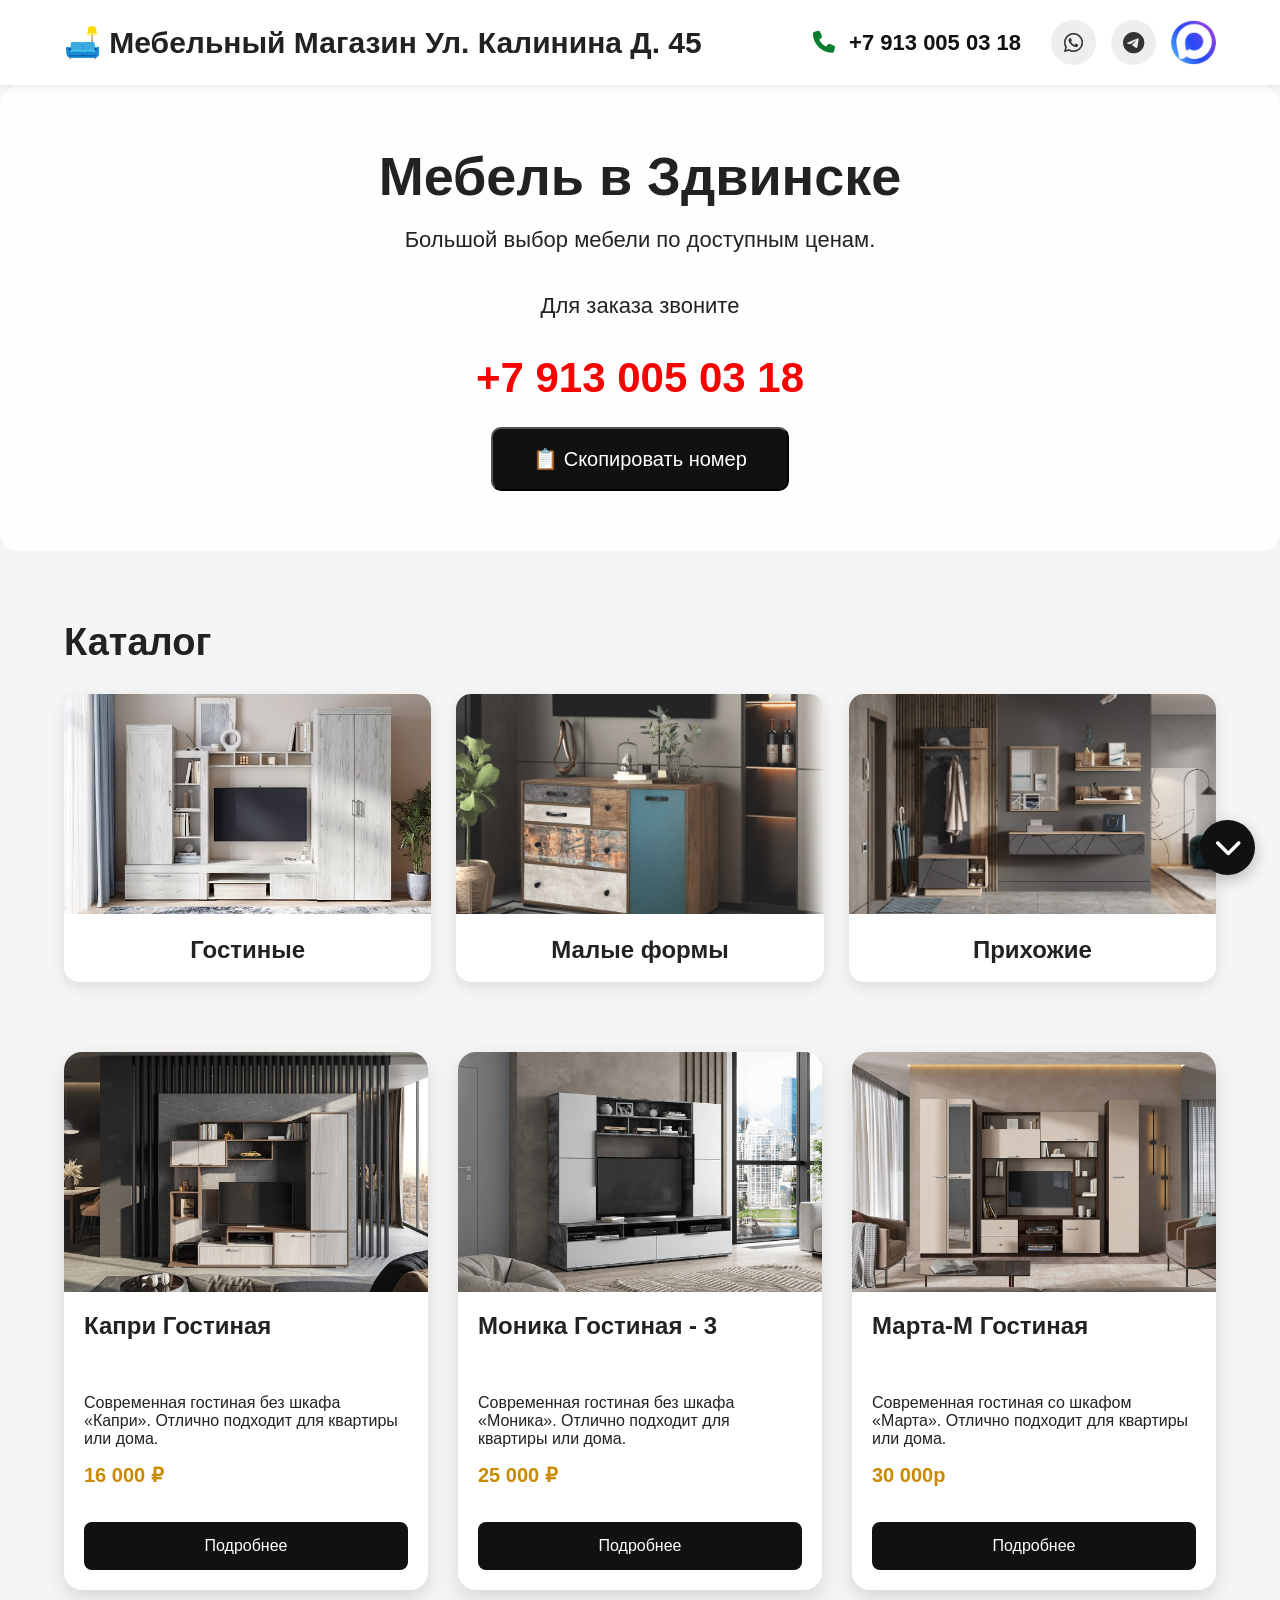
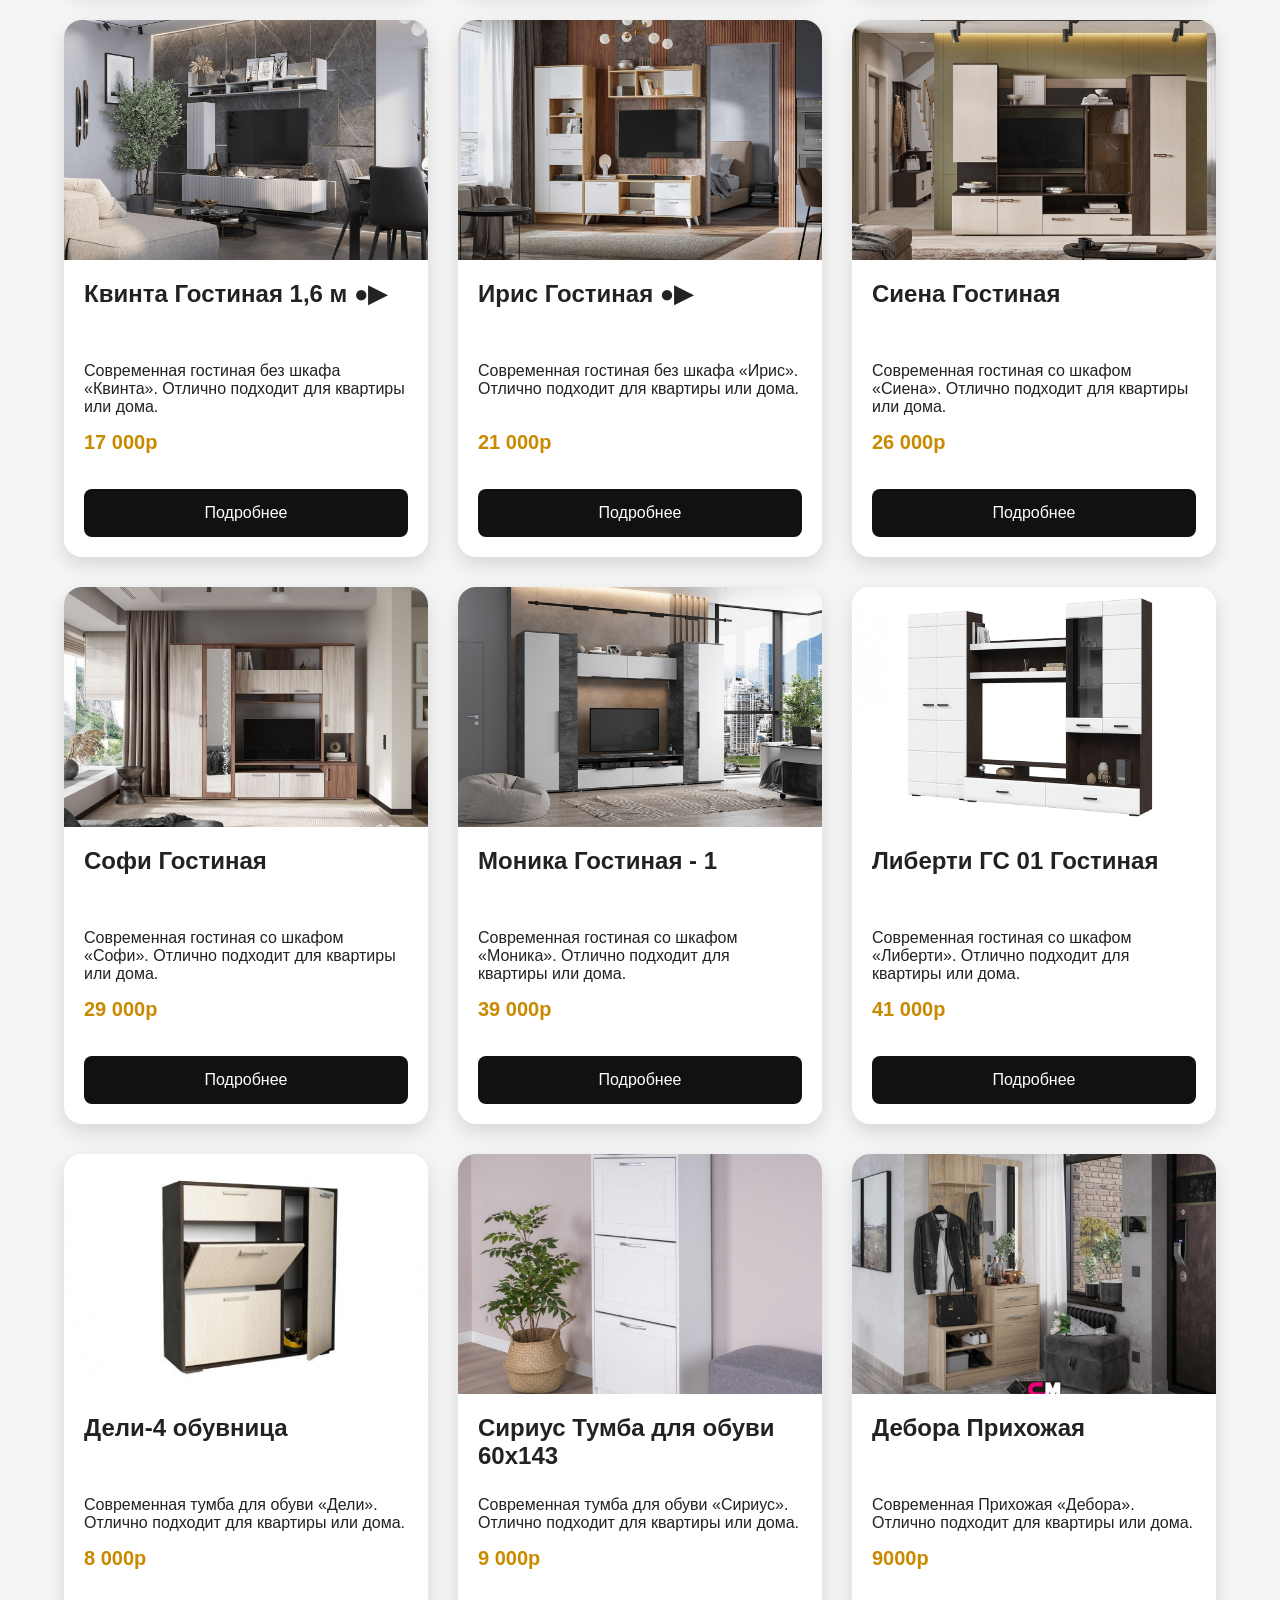
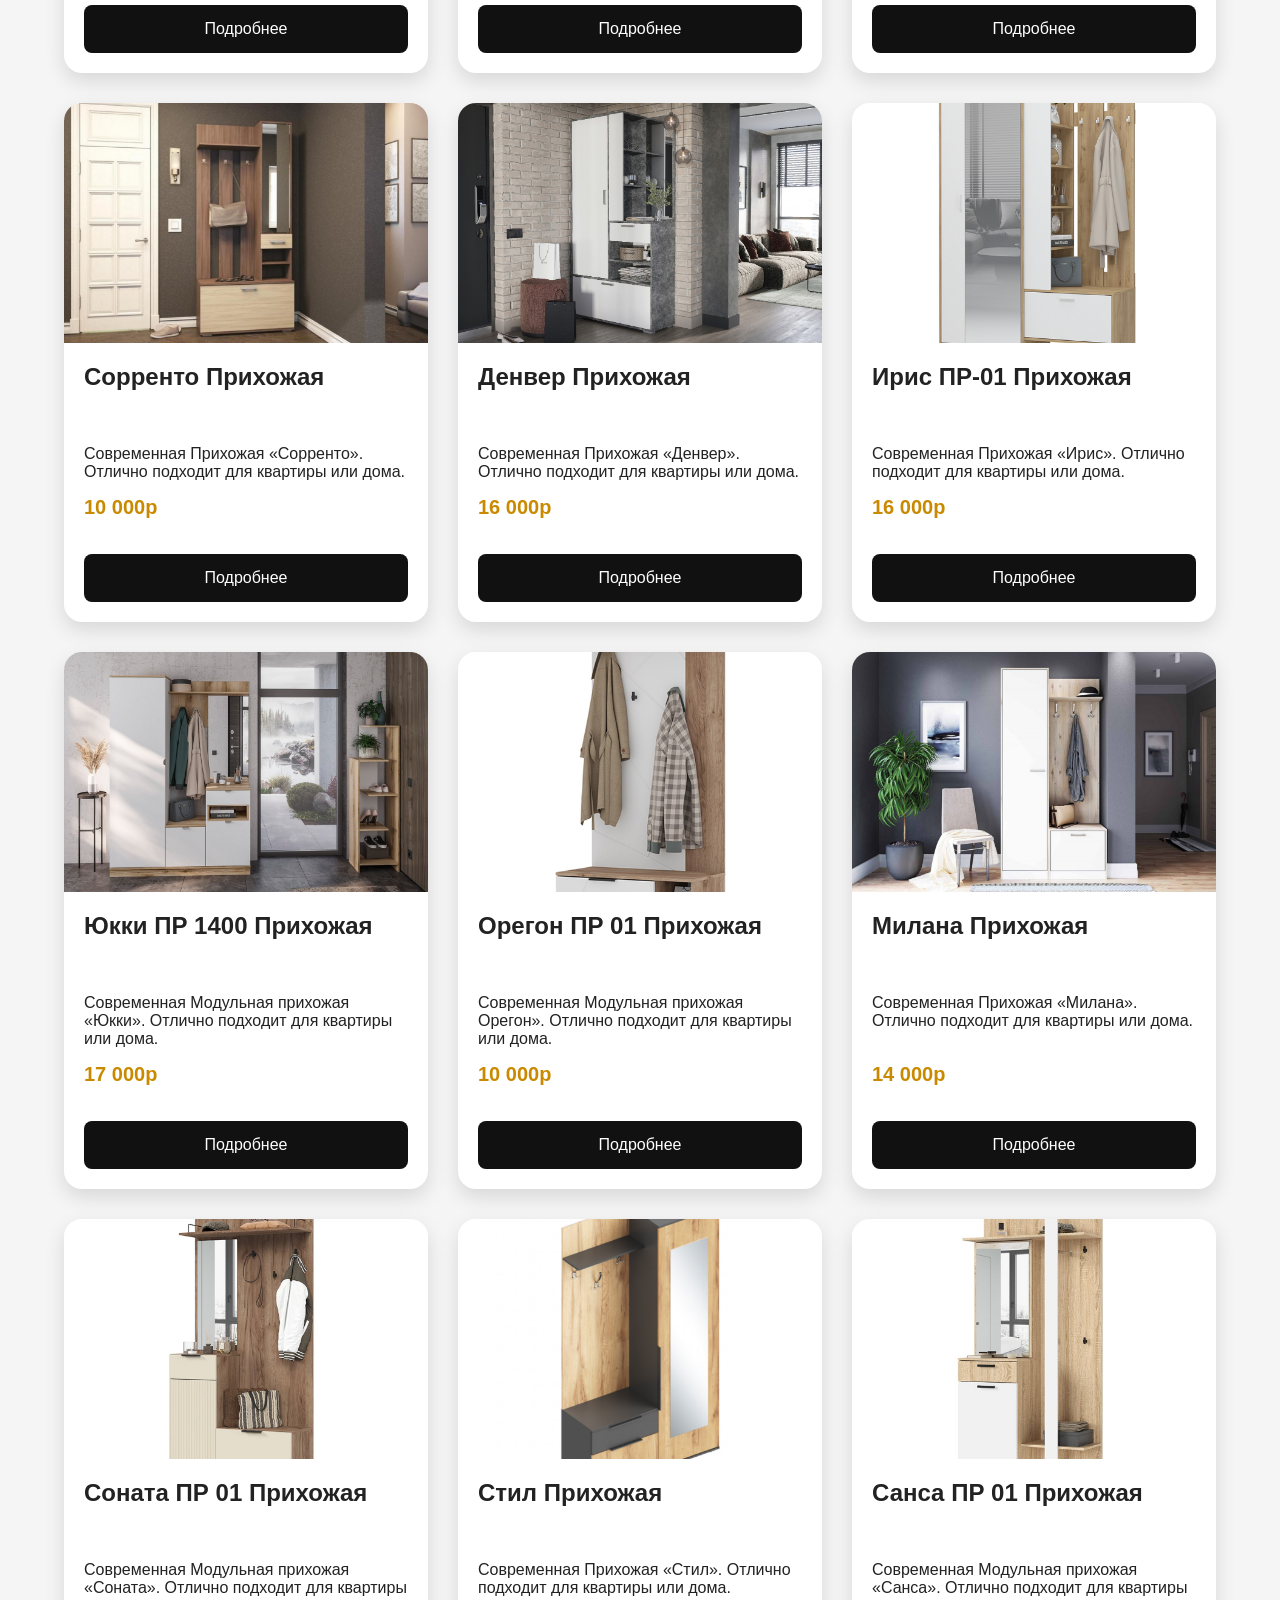
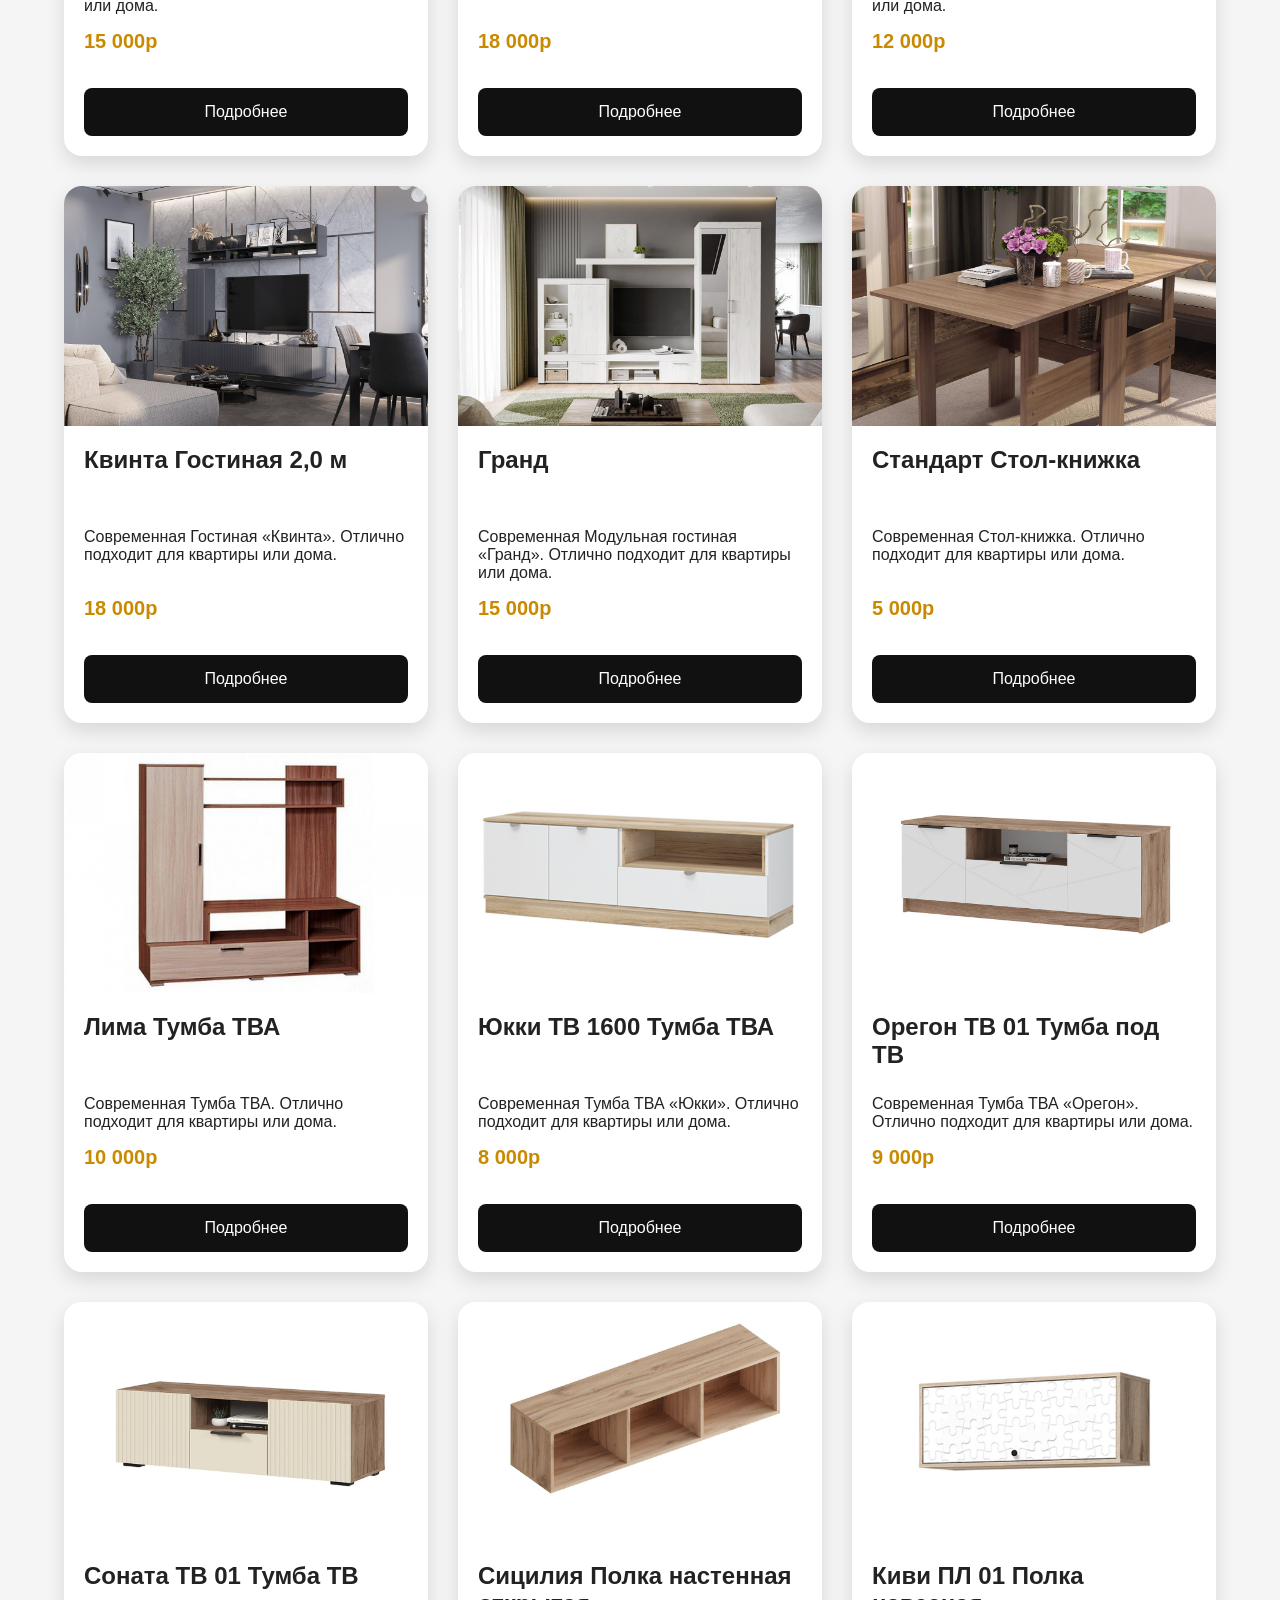
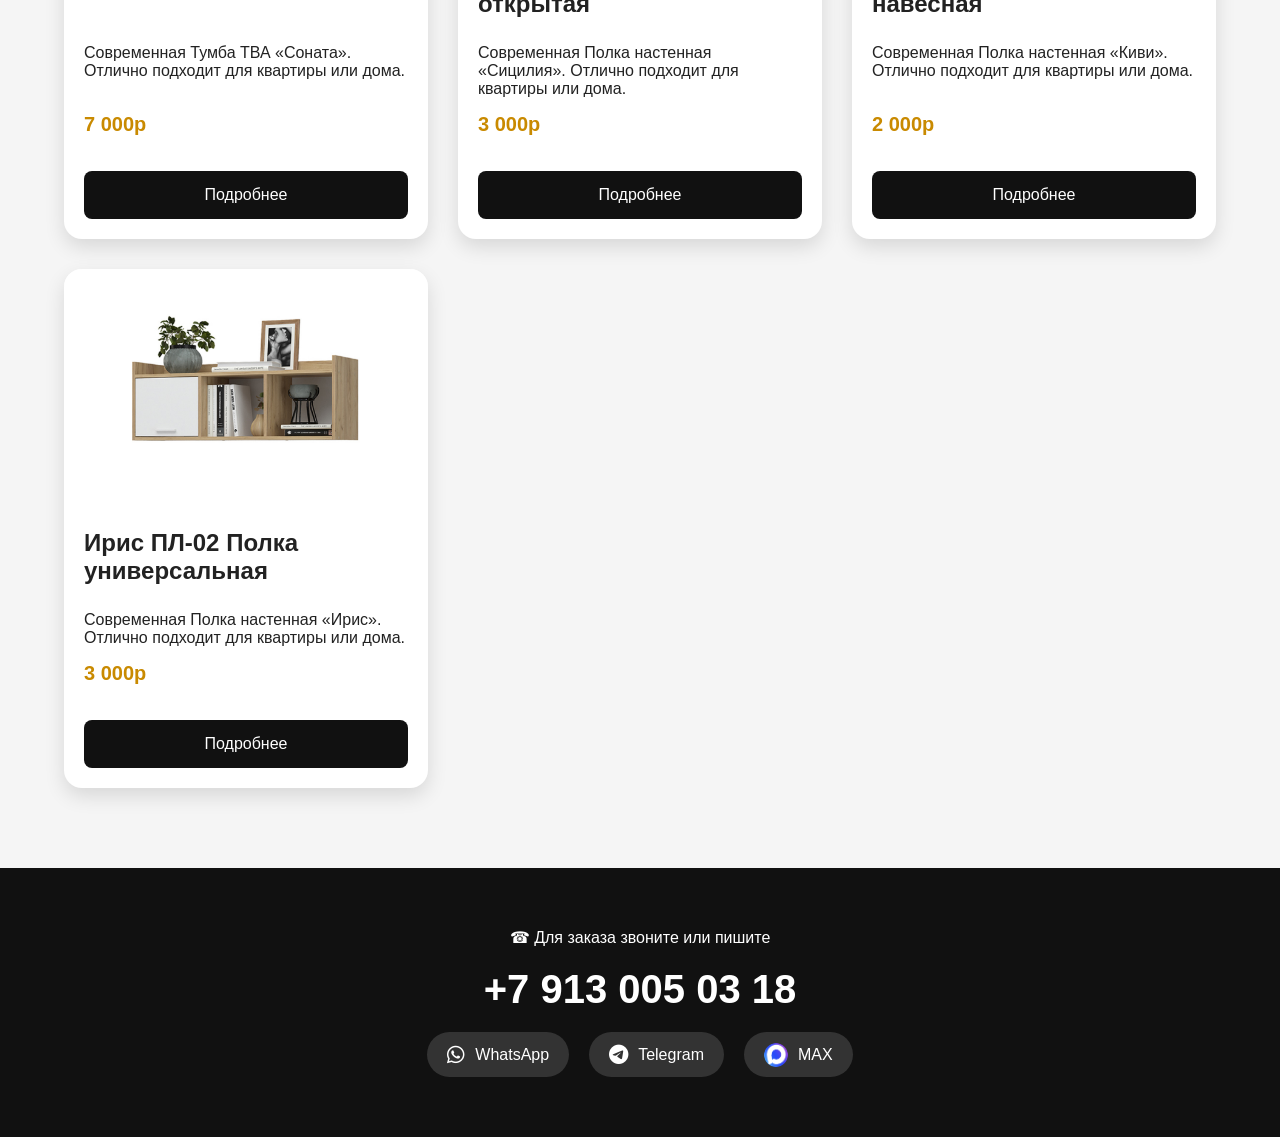
<file: index.html>
<!DOCTYPE html>
<html lang="ru">

<head>

    <meta charset="UTF-8">
    <meta name="viewport" content="width=device-width, initial-scale=1.0">
    <title>MEBEL HAUS</title>

    <link rel="stylesheet" href="css/style.css">

    <!-- Font Awesome -->
    <link rel="stylesheet" href="https://cdnjs.cloudflare.com/ajax/libs/font-awesome/6.7.2/css/all.min.css">
    <link rel="icon" type="image/png" href="favicon-96x96.png" sizes="96x96" />
    <link rel="icon" type="image/svg+xml" href="favicon.svg" />
    <link rel="shortcut icon" href="favicon.ico" />
    <link rel="apple-touch-icon" sizes="180x180" href="apple-touch-icon.png" />
    <link rel="manifest" href="site.webmanifest" />
</head>

<body>

    <header>

        <div class="container">

            <div class="logo">
                🛋️ Мебельный Магазин
                Ул. Калинина Д. 45
            </div>

            <div class="contacts">

                <a href="tel:+7 913 005 03 18" class="phone">
                    <i class="fa-solid fa-phone"></i>
                    +7 913 005 03 18
                </a>

                <div class="social">

                    <a href="https://chat.whatsapp.com/DWskf7lbGYv1xN802od1Hl?s=cl&p=a&ilr=1&amv=3" target="_blank">
                        <i class="fa-brands fa-whatsapp"></i>
                    </a>

                    <a href="https://t.me/mebelniMaster" target="_blank">
                        <i class="fa-brands fa-telegram"></i>
                    </a>

                    <a href="https://max.ru/join/mEKpsJl-QstETXItjXT7mbOWl-P8svJJvcMmOwDa1MU" target="_blank">
                        <img src="images\max_gosklyuch-news.png" alt="Max">
                    </a>

                </div>

            </div>

        </div>

    </header>

    <!--<section class="hero">-->

    <div class="overlay">

        <h1>
            Мебель в Здвинске
        </h1>

        <p>

            Большой выбор мебели
            по доступным ценам.

        </p>

        <div class="phone-box">

            <p class="phone-title">
                Для заказа звоните
            </p>

            <h2 id="phoneNumber">
                +7 913 005 03 18
            </h2>

            <button id="copyPhone" class="call">
                📋 Скопировать номер
            </button>

        </div>

    </div>

    </section>

    <section class="categories">

        <h2>Каталог</h2>

        <div class="category-grid">

            <a href="category.html?cat=Гостиные" class="category-card">
                <img src="images/categories/living.jpg" alt="Гостиные">
                <h3>Гостиные</h3>
            </a>
            <a href="category.html?cat=Малые формы" class="category-card">
                <img src="images/categories/malie-formi.png" alt="Малые формы">
                <h3>Малые формы</h3>
            </a>

            <a href="category.html?cat=Прихожие" class="category-card">
                <img src="images/categories/prihojie.jpg" alt="Прихожие">
                <h3>Прихожие</h3>
            </a>

        </div>

    </section>

    <section class="products">

        <div id="products">

        </div>

    </section>

    <footer>

        <div class="footer-phone">

            ☎ Для заказа звоните или пишите

            <h2>

                +7 913 005 03 18

            </h2>

            <div class="footer-social">

                <a href="https://chat.whatsapp.com/DWskf7lbGYv1xN802od1Hl?s=cl&p=a&ilr=1&amv=3" target="_blank">
                    <i class="fa-brands fa-whatsapp"></i>
                    WhatsApp
                </a>

                <a href="https://t.me/mebelniMaster">
                    <i class="fa-brands fa-telegram"></i>
                    Telegram
                </a>

                <a href="https://max.ru/join/mEKpsJl-QstETXItjXT7mbOWl-P8svJJvcMmOwDa1MU" target="_blank">
                    <img src="images/max_gosklyuch-news.png" alt="Max">MAX
                </a>

            </div>

        </div>

    </footer>
    <button id="scrollBottom" class="scroll-bottom">
        <i class="fa-solid fa-chevron-down"></i>
    </button>
    <button id="scrollTop" class="scroll-top">
        <i class="fa-solid fa-chevron-up"></i>
    </button>
    <script src="js/data.js"></script>
    <script src="js/products.js"></script>
    

</body>

</html>
</file>
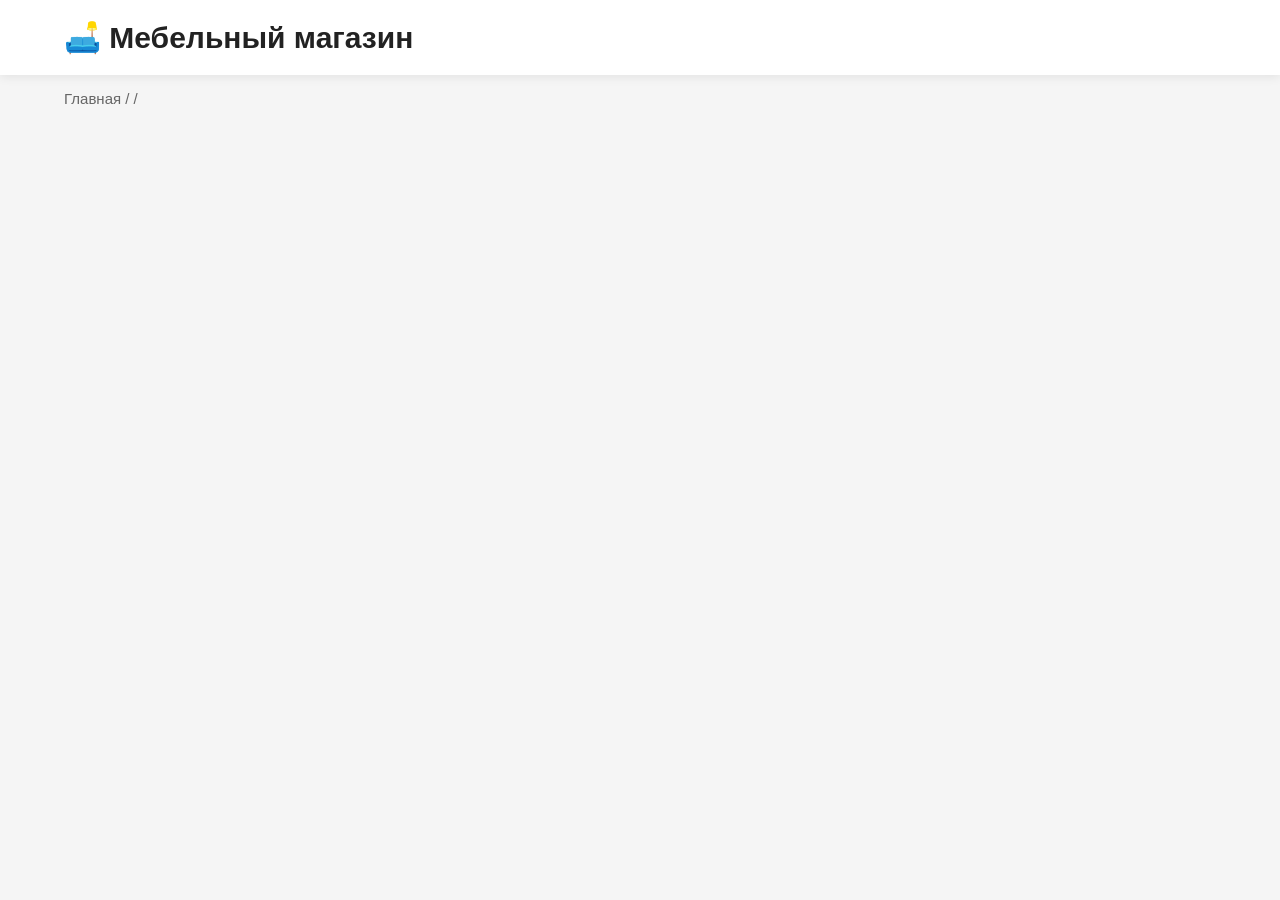
<file: catalog.html>
<!DOCTYPE html>
<html lang="ru">
<head>

<meta charset="UTF-8">
<meta name="viewport" content="width=device-width, initial-scale=1">

<title>Каталог</title>

<link rel="stylesheet" href="css/style.css">

<link rel="icon" href="favicon.ico">

</head>

<body>

<header>

<div class="container">

<div class="logo">
🛋️ Мебельный магазин
</div>

</div>

</header>

<div class="container">

<div class="breadcrumbs">

<a href="index.html">Главная</a>

<span> / </span>

<a id="categoryLink"></a>

<span> / </span>

<span id="subcategoryName"></span>

</div>

<h1 id="title"></h1>

<div id="products"></div>

</div>

<script src="js/data.js"></script>
<script src="js/catalog.js"></script>

</body>
</html>
</file>
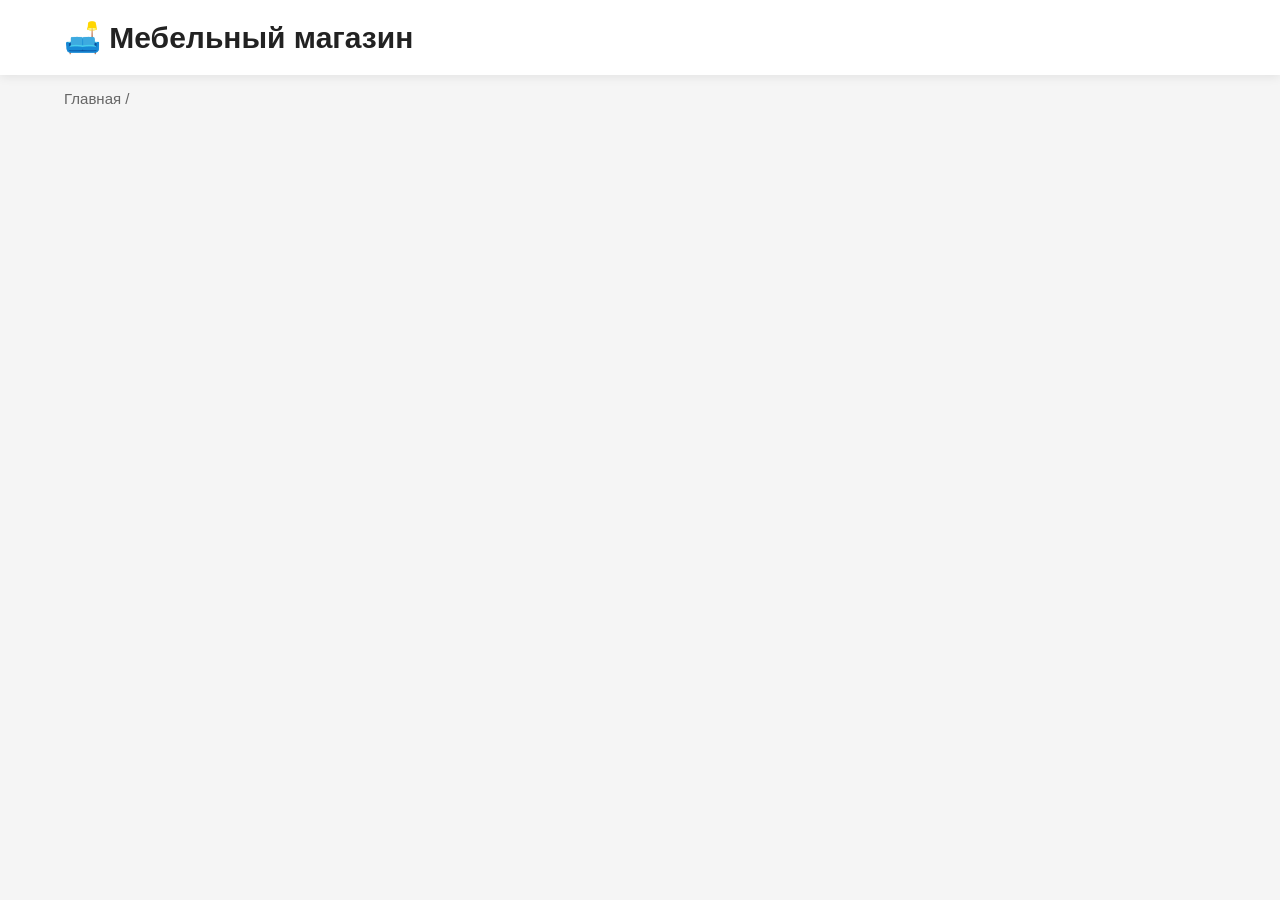
<file: category.html>
<!DOCTYPE html>
<html lang="ru">
<head>

<meta charset="UTF-8">

<meta name="viewport" content="width=device-width, initial-scale=1">

<title>Категория</title>

<link rel="stylesheet" href="css/style.css">
<link rel="icon" type="image/png" href="favicon-96x96.png" sizes="96x96" />
<link rel="icon" type="image/svg+xml" href="favicon.svg" />
<link rel="shortcut icon" href="favicon.ico" />
<link rel="apple-touch-icon" sizes="180x180" href="apple-touch-icon.png" />
<link rel="manifest" href="site.webmanifest" />
</head>

<body>

<header>

<div class="container">

<div class="logo">

🛋️ Мебельный магазин

</div>

</div>

</header>

<div class="container">

    <h1 id="categoryTitle"></h1>
    <div class="breadcrumbs">

        <a href="index.html">Главная</a>
        
        <span> / </span>
        
        <span id="breadCategory"></span>
        
        </div>

    <div id="subcategories" class="buttons"></div>

    <h1 id="categoryTitle"></h1>

    <div id="subcategories"></div>

</div>

<script src="js/data.js"></script>
<script src="js/category.js"></script>

</body>

</html>
</file>
<file: css/style.css>
*{
    margin:0;
    padding:0;
    box-sizing:border-box;
    font-family:Arial,Helvetica,sans-serif;
}

body{
    background:#f5f5f5;
    color:#222;
}

.container{
    width:90%;
    max-width:1200px;
    margin:auto;
}

header{
    background:#fff;
    box-shadow:0 2px 10px rgba(0,0,0,.08);
    position:sticky;
    top:0;
    z-index:100;
}

header .container{
    display:flex;
    justify-content:space-between;
    align-items:center;
    padding:20px 0;
}

.logo{
    font-size:30px;
    font-weight:bold;
}

.contacts{
    display:flex;
    align-items:center;
    gap:30px;
}

.phone{
    text-decoration:none;
    color:#111;
    font-size:22px;
    font-weight:bold;
}

.phone i{
    color:#0a7c2f;
    margin-right:8px;
}

.social{
    display:flex;
    gap:15px;
}

.social a{
    width:45px;
    height:45px;
    border-radius:50%;
    display:flex;
    justify-content:center;
    align-items:center;
    background:#eee;
    text-decoration:none;
    color:#333;
    font-size:22px;
    transition:.3s;
    overflow: hidden;
}
.social a img{
    width: 100%;
    height: 100%;
    object-fit: contain;        /* Заполняет весь круг без искажения пропорций */
}

.social a:hover{
    transform:scale(1.1);
    background:#222;
    color:#fff;
}

.hero{
    height:650px;
    background:url("../images/hero.jpg") center/cover;
    display:flex;
    justify-content:center;
    align-items:center;
}

.overlay{
    background:rgba(255,255,255,.9);
    padding:60px;
    border-radius:20px;
    text-align:center;
}

.overlay h1{
    font-size:54px;
    margin-bottom:20px;
}

.overlay p{
    font-size:22px;
    margin-bottom:35px;
}

.call{
    display:inline-block;
    background:#111;
    color:white;
    text-decoration:none;
    padding:18px 40px;
    border-radius:10px;
    font-size:20px;
    transition:.3s;
}

.call:hover{
    background:#444;
}

.categories{
    width:90%;
    max-width:1200px;
    margin:70px auto;
}

.categories h2{
    font-size:38px;
    margin-bottom:25px;
}

.buttons{
    display:flex;
    flex-wrap:wrap;
    gap:15px;
}

.buttons button{
    padding:14px 28px;
    border:none;
    border-radius:10px;
    background:white;
    cursor:pointer;
    font-size:17px;
    box-shadow:0 3px 10px rgba(0,0,0,.1);
    transition:.3s;
}

.buttons button:hover{
    background:#222;
    color:white;
}

.products{
    width:90%;
    max-width:1200px;
    margin:auto;
    margin-bottom:80px;
}

#products{
    display:grid;
    grid-template-columns:repeat(auto-fit,minmax(270px,1fr));
    gap:30px;
}

.card{
    background:white;
    display: flex;
    flex-direction: column;
    border-radius:18px;
    overflow:hidden;
    box-shadow:0 8px 20px rgba(0,0,0,.12);
    height:100%;
    transition:.3s;
}

.card:hover{
    transform:translateY(-8px);
}
.card h3{
    min-height: 72px;
    margin-bottom: 10px;
}
.card p{
    flex: 1;
    margin-bottom: 15px;
}

.card img{
    width:100%;
    height:240px;
    object-fit:cover;
}

.card-body{
    padding:20px;
    display: flex;
    flex-direction: column;
    flex: 1;
}

.card h3{
    font-size:24px;
    margin-bottom:10px;
}

.price{
    margin-top: auto;
    font-size:20px;
    color:#c98a00;
    font-weight:bold;
    margin-bottom:20px;
}

.more{
    display:block;
    width:100%;
    text-align:center;
    text-decoration:none;
    background:#111;
    color:white;
    padding:15px;
    border-radius:8px;
    transition:.3s;
    margin-top: 15px;
}

.more:hover{
    background:#444;
}
footer{
    background:#111;
    color:white;
    text-align:center;
    padding:60px 20px;
}

.footer-phone h2{
    font-size:40px;
    margin:20px 0;
}

.footer-social{
    display:flex;
    justify-content:center;
    gap:20px;
    flex-wrap:wrap;
}

.footer-social a {
    color: white;
    text-decoration: none;
    background: #333;
    
    /* 1. Позволяем кнопке растягиваться под текст */
    width: auto; 
    height: 45px;
    
    /* 2. Делаем аккуратные овальные края и отступы по бокам */
    border-radius: 25px; 
    padding: 0 20px;
    
    /* 3. Выстраиваем иконку и текст строго в одну линию */
    display: inline-flex;
    align-items: center;
    gap: 10px; /* Зазор между иконкой и словом */
    
    font-size: 16px;
    transition: .3s;
  }
  
  /* Настройка для первых двух шрифтовых иконок */
  .footer-social a i {
    font-size: 20px; /* Увеличиваем размер Font Awesome иконок */
  }
  
  /* Настройка для третьей картинки-иконки */
  .footer-social a img {
    width: 24px;   /* Задаем ей такой же пропорциональный размер */
    height: 24px;
    object-fit: cover;
    border-radius: 50%; /* Делаем круглым только само изображение внутри */
  }
  
.footer-social a:hover{
    background:#555;
}

@media(max-width:900px){

header .container{
    flex-direction:column;
    gap:20px;
}

.contacts{
    flex-direction:column;
}

.overlay{
    width:90%;
    padding:35px;
}

.overlay h1{
    font-size:38px;
}

.overlay p{
    font-size:18px;
}

.phone{
    font-size:18px;
}

}
.phone-box{
    margin-top:40px;
    text-align:center;
}

.phone-title{
    font-size:22px;
    margin-bottom:10px;
}

#phoneNumber{
    font-size:42px;
    color:#f80101;
    margin-bottom:25px;
}
/* ===== Страница товара ===== */

.product-container{
    max-width:1200px;
    margin:50px auto;
    padding:20px;
    display:grid;
    grid-template-columns:1fr 1fr;
    gap:50px;
    align-items:start;
}

.gallery{
    text-align:center;
}

#mainImage{
    width:100%;
    max-width:550px;
    border-radius:15px;
    box-shadow:0 5px 20px rgba(0,0,0,.15);
}

#thumbs{
    margin-top:20px;
    display:flex;
    justify-content:center;
    gap:10px;
    flex-wrap:wrap;
}

.thumb{
    width:80px;
    height:80px;
    object-fit:cover;
    border-radius:10px;
    cursor:pointer;
    border:2px solid transparent;
    transition:.2s;
}

.thumb:hover{
    border-color:#c79a2b;
    transform:scale(1.05);
}

.info h1{
    font-size:38px;
    margin-bottom:10px;
}

.info .price{
    font-size:34px;
    color:#c79a2b;
    font-weight:bold;
    margin-bottom:25px;
}

.info h3{
    margin-top:25px;
    margin-bottom:15px;
}

#sizes p{
    margin:8px 0;
    padding:10px;
    background:#f5f5f5;
    border-radius:8px;
}
.call:hover{
    background:#444;
}

@media(max-width:900px){

.product-container{

grid-template-columns:1fr;

}

.info{

text-align:center;

}

}
.category-grid{
    display:grid;
    grid-template-columns:repeat(auto-fit,minmax(250px,1fr));
    gap:25px;
    margin-top:30px;
}

.category-card{
    text-decoration:none;
    color:#222;
    background:#fff;
    border-radius:15px;
    overflow:hidden;
    box-shadow:0 5px 15px rgba(0,0,0,.1);
    transition:.3s;
}

.category-card:hover{
    transform:translateY(-5px);
    box-shadow:0 10px 25px rgba(0,0,0,.2);
}

.category-card img{
    width:100%;
    height:220px;
    object-fit:cover;
}

.category-card h3{
    text-align:center;
    padding:18px;
    font-size:24px;
}
/* ---------- Хлебные крошки ---------- */

.breadcrumbs{

    margin:15px 0 25px;
    
    font-size:15px;
    
    color:#666;
    
    }
    
    .breadcrumbs a{
    
    text-decoration:none;
    
    color:#666;
    
    }
    
    .breadcrumbs a:hover{
    
    color:#000;
    
    }
    
    /* ---------- Подкатегории ---------- */
    
    #subcategories{
        display:grid;
        grid-template-columns:repeat(auto-fit,minmax(300px,1fr));
        gap:25px;
        margin-top:30px;
    }
    
    .subcategory-card{
        display:block;
        text-decoration:none;
        color:#222;
        background:#fff;
        border-radius:15px;
        overflow:hidden;
        box-shadow:0 5px 15px rgba(0,0,0,.12);
        transition:.3s;
    }
    
    .subcategory-card:hover{
        transform: scale(1.02);
        box-shadow: 0 10px 25px rgba(0,0,0,.18);
    }
    
    .subcategory-card img{
        width:100%;
        height:220px;
        object-fit:cover;
    }
    
    .subcategory-card h3{
        padding:18px;
        text-align:center;
        font-size:28px;
    }
    .back-button{
        display:inline-block;
        margin-top:30px;
        background:#1f1f1f;
        color:#fff;
        padding:15px 30px;
        border-radius:10px;
        text-decoration:none;
        font-size:20px;
        transition:.2s;
    }
    
    .back-button:hover{
        background:#333;
    }
    /* ========================= */
/* Адаптация под телефон */
/* ========================= */

@media (max-width:768px){

    .container{
        width:95%;
        margin:auto;
    }
    
    header .container{
        display:flex;
        flex-direction:column;
        align-items:center;
        gap:15px;
        text-align:center;
    }
    
    .logo{
        font-size:28px;
    }
    
    .contacts{
        width:100%;
    }
    
    .phone{
        font-size:22px;
    }
    
    .social{
        justify-content:center;
        flex-wrap:wrap;
    }
    
    .buttons{
        display:flex;
        overflow-x:auto;
        gap:10px;
        padding-bottom:10px;
    }
    
    .buttons button{
        flex:none;
    }
    
    #products{
        display:grid;
        grid-template-columns:1fr;
        gap:20px;
    }
    
    .card{
        width:100%;
    }
    
    .product-container{
        display:flex;
        flex-direction:column;
        padding:20px;
    }
    
    .gallery img{
        width:100%;
        height:auto;
    }
    
    .info{
        width:100%;
    }
    
    #thumbs{
        justify-content:center;
        flex-wrap:wrap;
    }
    
    .subcategory-card img{
        height:180px;
    }
    
    .back-button{
        width:100%;
        text-align:center;
    }
    
    }
    @media (min-width:769px) and (max-width:1100px){

        #products{
        
        display:grid;
        
        grid-template-columns:repeat(2,1fr);
        
        gap:20px;
        
        }
        
        }
.number-product{
    display:inline-block;
        margin-top:30px;
        background:#1f1f1f;
        color:#fff;
        padding:15px 30px;
        border-radius:10px;
        text-decoration:none;
        font-size:20px;
        transition:.2s;
}
.scroll-bottom{

    position:fixed;
    
    right:25px;
    
    bottom:25px;
    
    width:55px;
    
    height:55px;
    
    border:none;
    
    border-radius:50%;
    
    background:#111;
    
    color:#fff;
    
    font-size:28px;
    
    cursor:pointer;
    
    box-shadow:0 5px 15px rgba(0,0,0,.25);
    
    transition:.25s;
    
    z-index:999;
    
    }
    
    .scroll-bottom:hover{
    
    transform:scale(1.1);
    
    background:#333;
    
    }
    .scroll-top{

position:fixed;

right:25px;

bottom:25px;

width:55px;

height:55px;

border:none;

border-radius:50%;

background:#111;

color:#fff;

font-size:28px;

cursor:pointer;

box-shadow:0 5px 15px rgba(0,0,0,.25);

display:none;

transition:.3s;

z-index:999;

}

.scroll-top:hover{

background:#333;

transform:scale(1.08);

}
</file>
